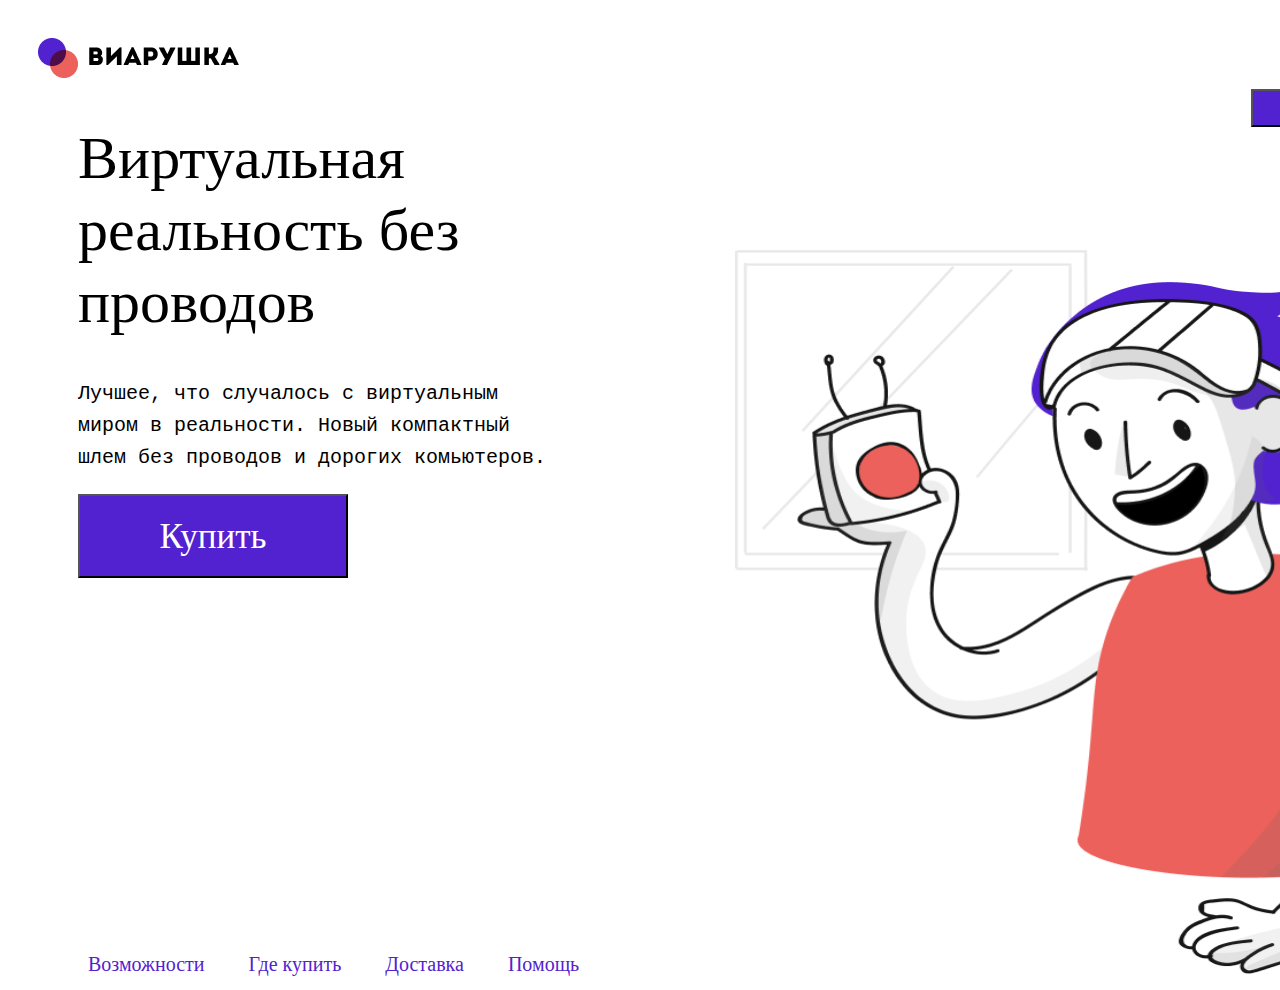
<file: homework2/assets/styles/index.html>
<!DOCTYPE html>
<html lang="ru">
<head>
    <meta charset="UTF-8">
    <meta name="viewport" content="width=device-width, initial-scale=1.0">
    <title>Document</title>
    <link rel="stylesheet" href="/homework2/assets/styles/style.css">
</head>
<body>
    <header> 
        <img src="/homework2/assets/images/logo.png" class="logo">
        <button class="button">Корзина</button>

    </header>
    <main class="main-part">
<img class="main-part__bg-image" src="/homework2/assets/images/pic (1).png">
<h1 class="main-part__title">Виртуальная реальность без проводов</h1>
<p class="main-part__descriptio">Лучшее, что случалось с виртуальным миром в реальности. Новый компактный шлем без проводов и дорогих комьютеров.</p>
<button class=" main-part__button_biggest">Купить</button>
    </main>
    <footer>
    <ul class="nav">
        <li class="nav__item" >
            <a class="nav__link" href="#">Возможности </a></li>
        <li class="nav__item">
            <a class="nav__link" href="#">Где купить </a></li>
        <li class="nav__item">
            <a class="nav__link" href="#">Доставка </a></li>
        <li class="nav__item">
            <a class="nav__link" href="#">Помощь </a> </li>
    </ul>
    </footer>
    </body>
</html>
</file>
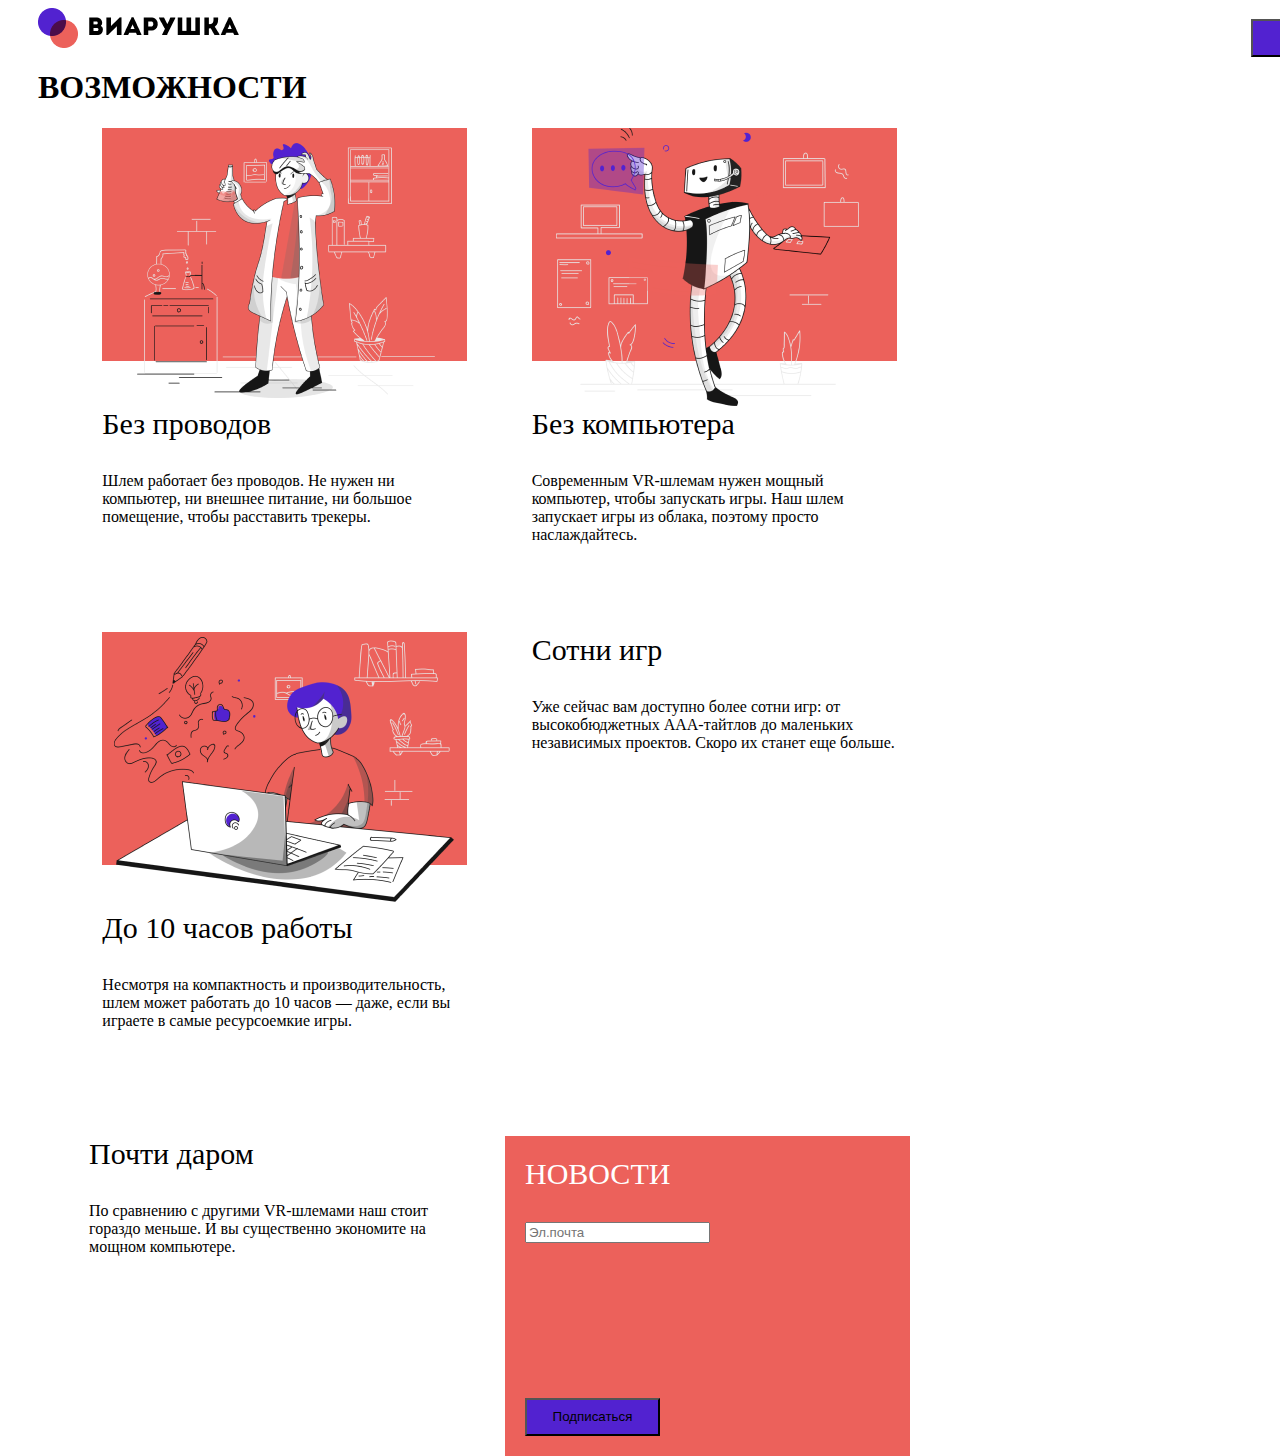
<file: homework2/assets/pages/anouther-page.html>
<!DOCTYPE html>
<html lang="ru">
<head>
    <meta charset="UTF-8">
    <meta name="viewport" content="width=device-width, initial-scale=1.0">
    <link rel="stylesheet" href="style.css">
    <title>Document</title>
</head>
<body>
    <div class="possibilities">
        <div class="possibilities__body">
    <div class="possibilities__header">
    <div class="possibilities__logo">
        <img src="/homework2/assets/images/logo.png" ></div>
          <button class="possibilities__button"> Корзина</button>
    </div>

    <main class="possibilities__main">
        <h1>ВOЗМОЖНОСТИ</h1>
<div class="possibilities__row">

<div class="possibilities__column">
    <div class="item-possibilities">
        <div class="item-possibilities__picture">
            <img src="img/img1.png"ait=""> </div>
    <div class="item-possibilities__title">Без проводов</div>
    <div class="item-possibilities__text">Шлем работает без проводов. Не нужен ни компьютер, ни внешнее питание, ни большое помещение, чтобы расставить трекеры.</div>
    </div>
</div>


    <div class="possibilities__column">
    <div class="item-possibilities">
        <div class="item-possibilities__picture">
            <img src="img/Illustration_2.png"ait=""/>
    </div>
    <div class="item-possibilities__title">Без компьютера</div>
    <div class="item-possibilities__text">Современным VR-шлемам нужен мощный компьютер, чтобы запускать игры. Наш шлем запускает игры из облака, поэтому просто наслаждайтесь.</div>
    </div>
</div>

<div class="possibilities__column">
<div class="item-possibilities">
    <div class="item-possibilities__picture">
        <img src="img/Illustration_9.png"ait=""/>
</div>
<div class="item-possibilities__title">До 10 часов работы</div>
<div class="item-possibilities__text">Несмотря на компактность и производительность, шлем может работать до 10 часов — даже, если вы играете в самые ресурсоемкие игры.</div>
 </div>
</div>
<div class="possibilities__column">
    <div class="item-possibilities">
        <div class="item-possibilities__title">Сотни игр</div>
<div class="item-possibilities__text">Уже сейчас вам доступно более сотни игр: от высокобюджетных ААА-тайтлов до маленьких независимых проектов. Скоро их станет еще больше.</div>
</div>
</div>
<div class="possibilities__column">
    <div class="item-possibilities">
<div class="item-possibilities__title">Почти даром</div>
<div class="item-possibilities__text">По сравнению с другими VR-шлемами наш стоит гораздо меньше. И вы существенно экономите на мощном компьютере.</div>
</div>
</div>
<div class="possibilities__column">
    <div class="item-possibilities">
        <div class="item-possibilities__without-picture">
          
    
    <div class="item-possibilities__title">НОВОСТИ</div>
    <p class="item-possibilities__text"><input placeholder="Эл.почта" name="mail"></p>
    <button class="item-possibilities__button"> Подписаться</button>
    </div>
</div>
</div>
</div>

    </main>
</body>
</html>
</file>
<file: homework2/assets/styles/style.css>
body {
    background-color: white;
    width: 1440px;
    height: 900px;
    gap: 0px;
padding: 30px ;

}

.logo {
    width: 201px;
height: 40px;
top: 89px;
left: 76px;
padding: 0px 0.39px 0px 0px;
gap: 0px;
opacity: 0px;


}
.button {
    position: absolute;
    right: 0%;
    width: 115px;
    height: 38px;
    top: 89px;
    left: 1251px;
    gap: 0px;
    opacity: 0px;
    background:  #5222D0;
    color: white;
}
.main-part {
    position: sticky;
    margin: 40px ;

}
.main-part__bg-image {
    position: absolute;
    width: 900px;
    height: 724px;
    top: 128px;
    left: 657px;
    gap: 0px;
    opacity: 0px;

}
.main-part__title {
    width: 542px;
    height: 216px;
    top: 206px;
    left: 126px;
    gap: 0px;
    opacity: 0px;
    font-family: Intro ;
    font-size: 60px;
    font-weight: 400;
    line-height: 72px;
    text-align: left;

}
.main-part__descriptio {
    width: 487px;
    height: 96px;
    top: 432px;
    left: 126px;
    gap: 0px;
    opacity: 0px;
    font-family:'Courier New', Courier, monospace;
    font-size: 20px;
    font-weight: 300;
    line-height: 32px;
    text-align: left;

 
}
.main-part__button_biggest {
    width: 270px;
    height: 84px;
    top: 558px;
    left: 116px;
    gap: 0px;
    opacity: 0px;
    background: #5222D0 ;
    color: white;
    font-family:'Times New Roman', Times, serif;
    font-size: 35px;
    font-weight: 400;
    line-height: 35px;



}
.nav {
    margin-top: 25%;

}
.nav__item {
    display: inline-block;
 
   
   
    list-style-type: none;
    margin-right: 20px;
    padding: 10px;
}
.nav__link {
    font-family: Roboto Slab;
    font-size: 20px;
    font-weight: 300;
    line-height: 32px;
    text-align: left;
    text-decoration: none;
    
    color: #5222D0;

}
</file>
<file: homework2/assets/pages/style.css>
.possibilities {
     width: 1440px;
    height: 1311px;
 
    gap: 0px;
    border-radius: 10px 0px 0px 0px;
    opacity: 0px; 
}
.possibilities__body{
    max-width: 923px;
    margin: 0px 30px;
}
.possibilities__header {
    margin: 0px 0px 15px 0px;
}
.possibilities__logo {
    width: 201px;
height: 40px;
top: 89px;
left: 76px;
padding: 0px 0.39px 0px 0px;
gap: 0px;
opacity: 0px;

}
.possibilities__button {
    position: absolute;
    right: 0%;
    width: 115px;
    height: 38px;
    top: 19px;
    left: 1251px;
    background:  #5222D0;
    color: white;
  }
.possibilities__main {
     margin-top: 20px; 
}
.possibilities__row {
    display: flex;
    flex-direction: row;
    justify-content: space-evenly;
    flex-wrap: wrap;
    margin: 0px 15px;

  }

.possibilities__column {
    flex: 0 0 33.333%;
    padding: 0px 15px;
    
    
}
.item-possibilities {
}
.item-possibilities__picture {
    width: 365px;
    height: 278px;
    top: 330px;
    left: 563px;
    gap: 0px;
    opacity: 0px;
    
}
.item-possibilities__title {
    margin: 0px 0px 30px 0px;
    width: 365px;
    height: 36px;
    top: 623px;
    font-family: Intro ;
    font-size: 30px;
    font-weight: 400;
    line-height: 36px;
    text-align: left;
    

}

.item-possibilities__without-picture{
    background-color:  #EC615B;
    color: white;
    padding: 20px;
}


.item-possibilities__button{
    width: 135px;
height: 38px;
opacity: 0px;
background: #5222D0;


    }

.item-possibilities__text {
    width: 365px;
    height: 160px;
    top: 669px;
    gap: 0px;
    opacity: 0px;

}
</file>
